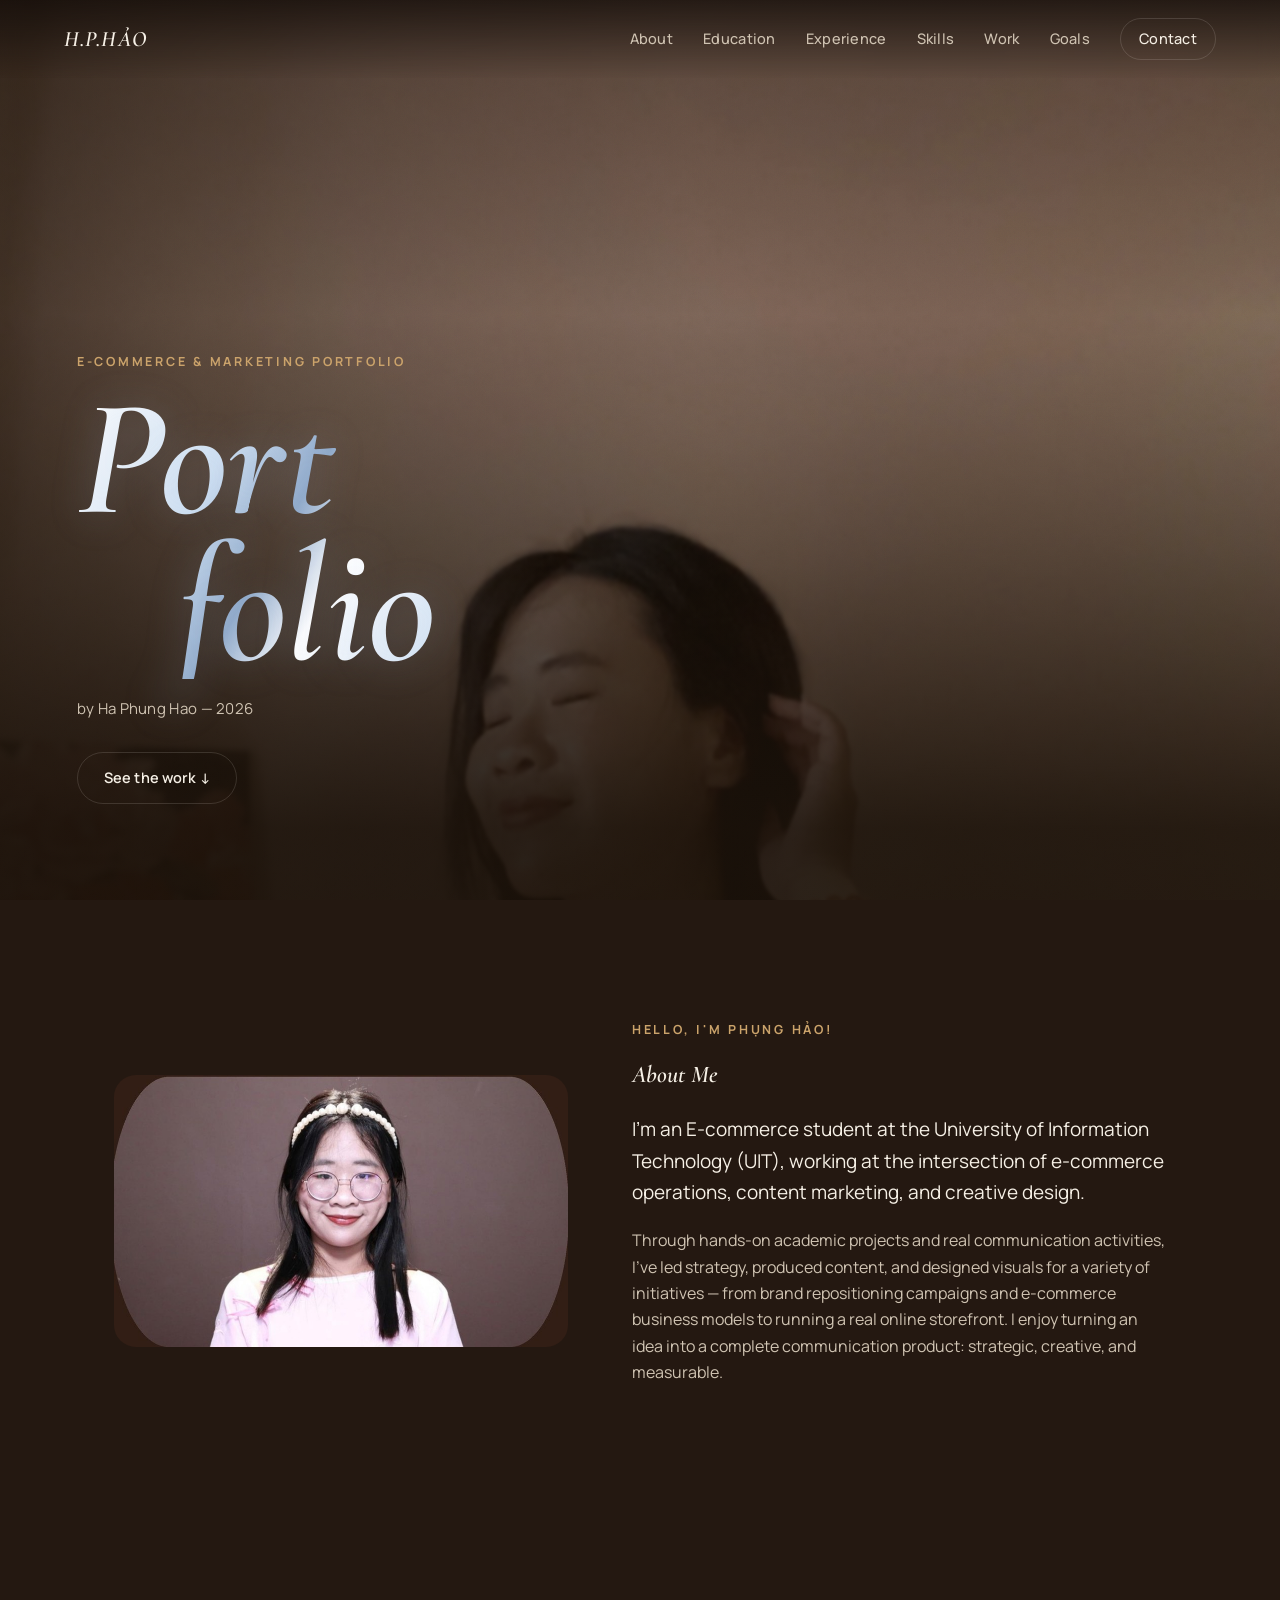
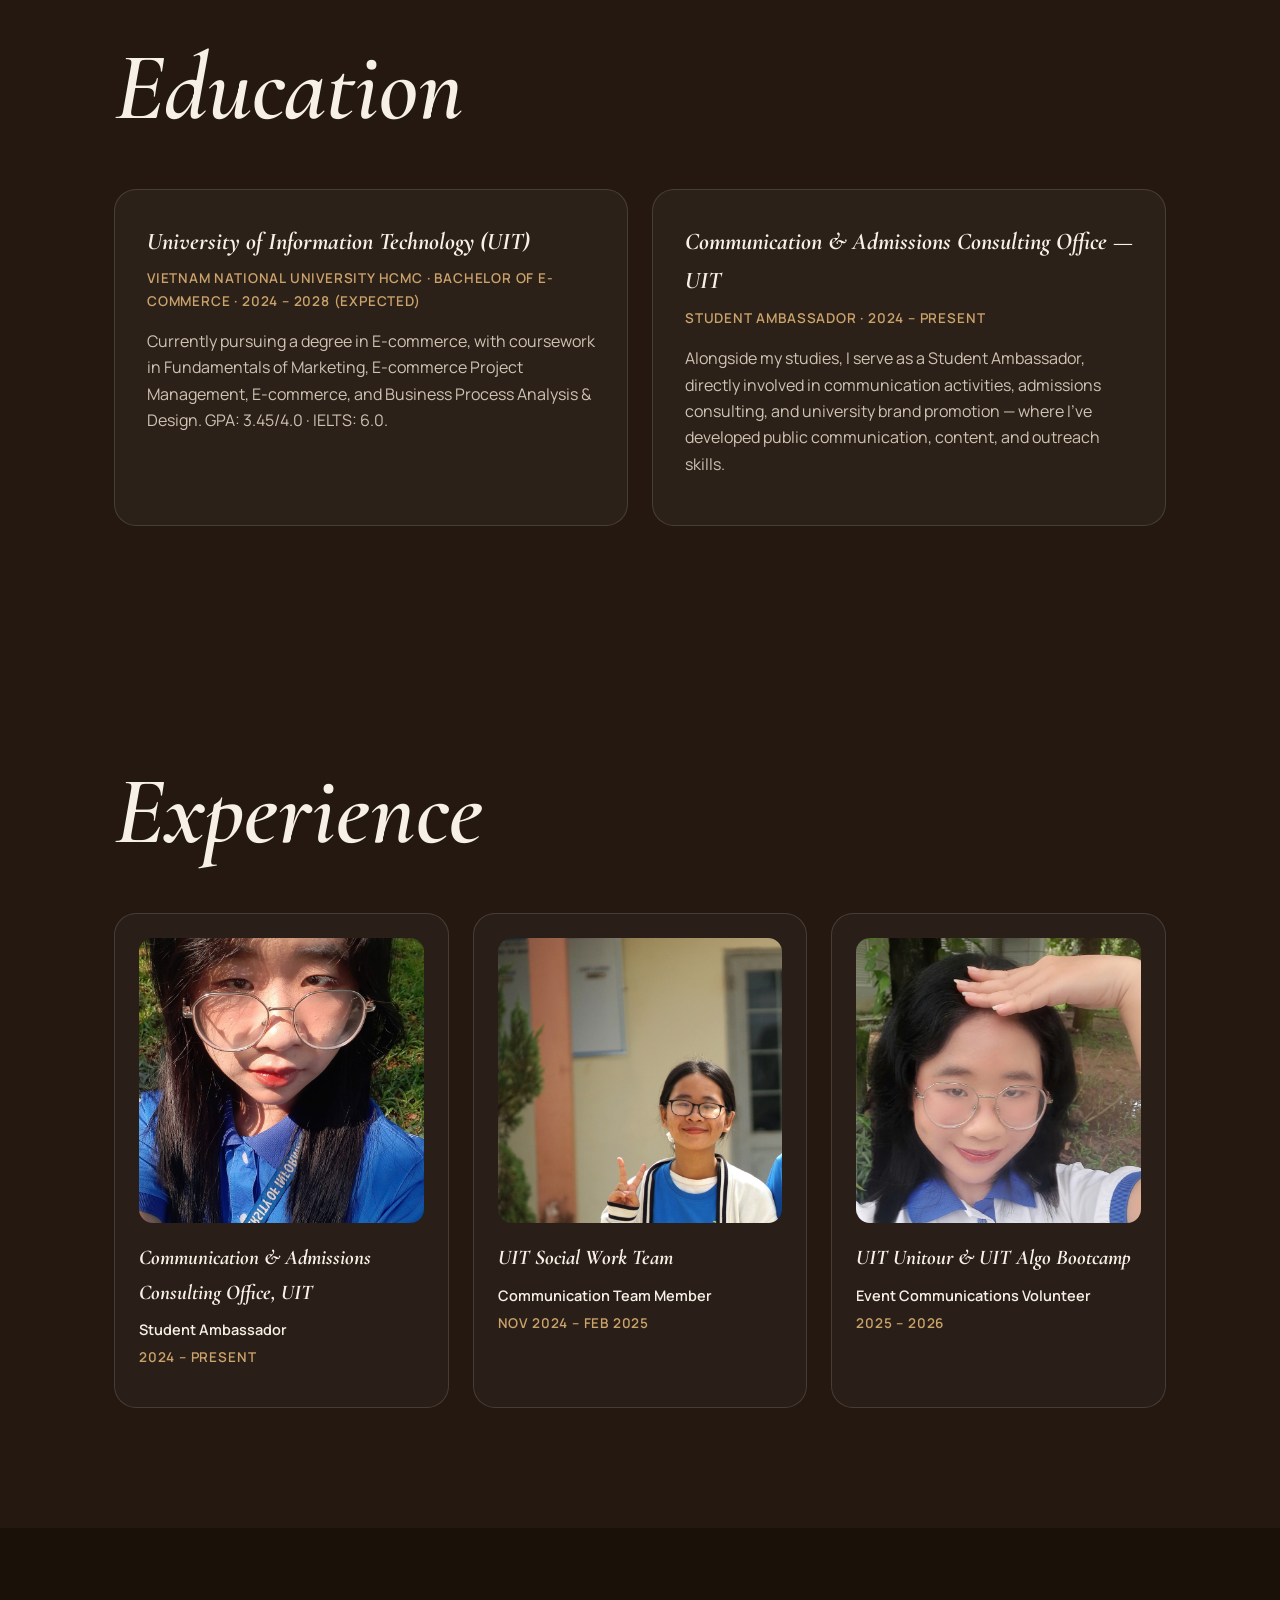
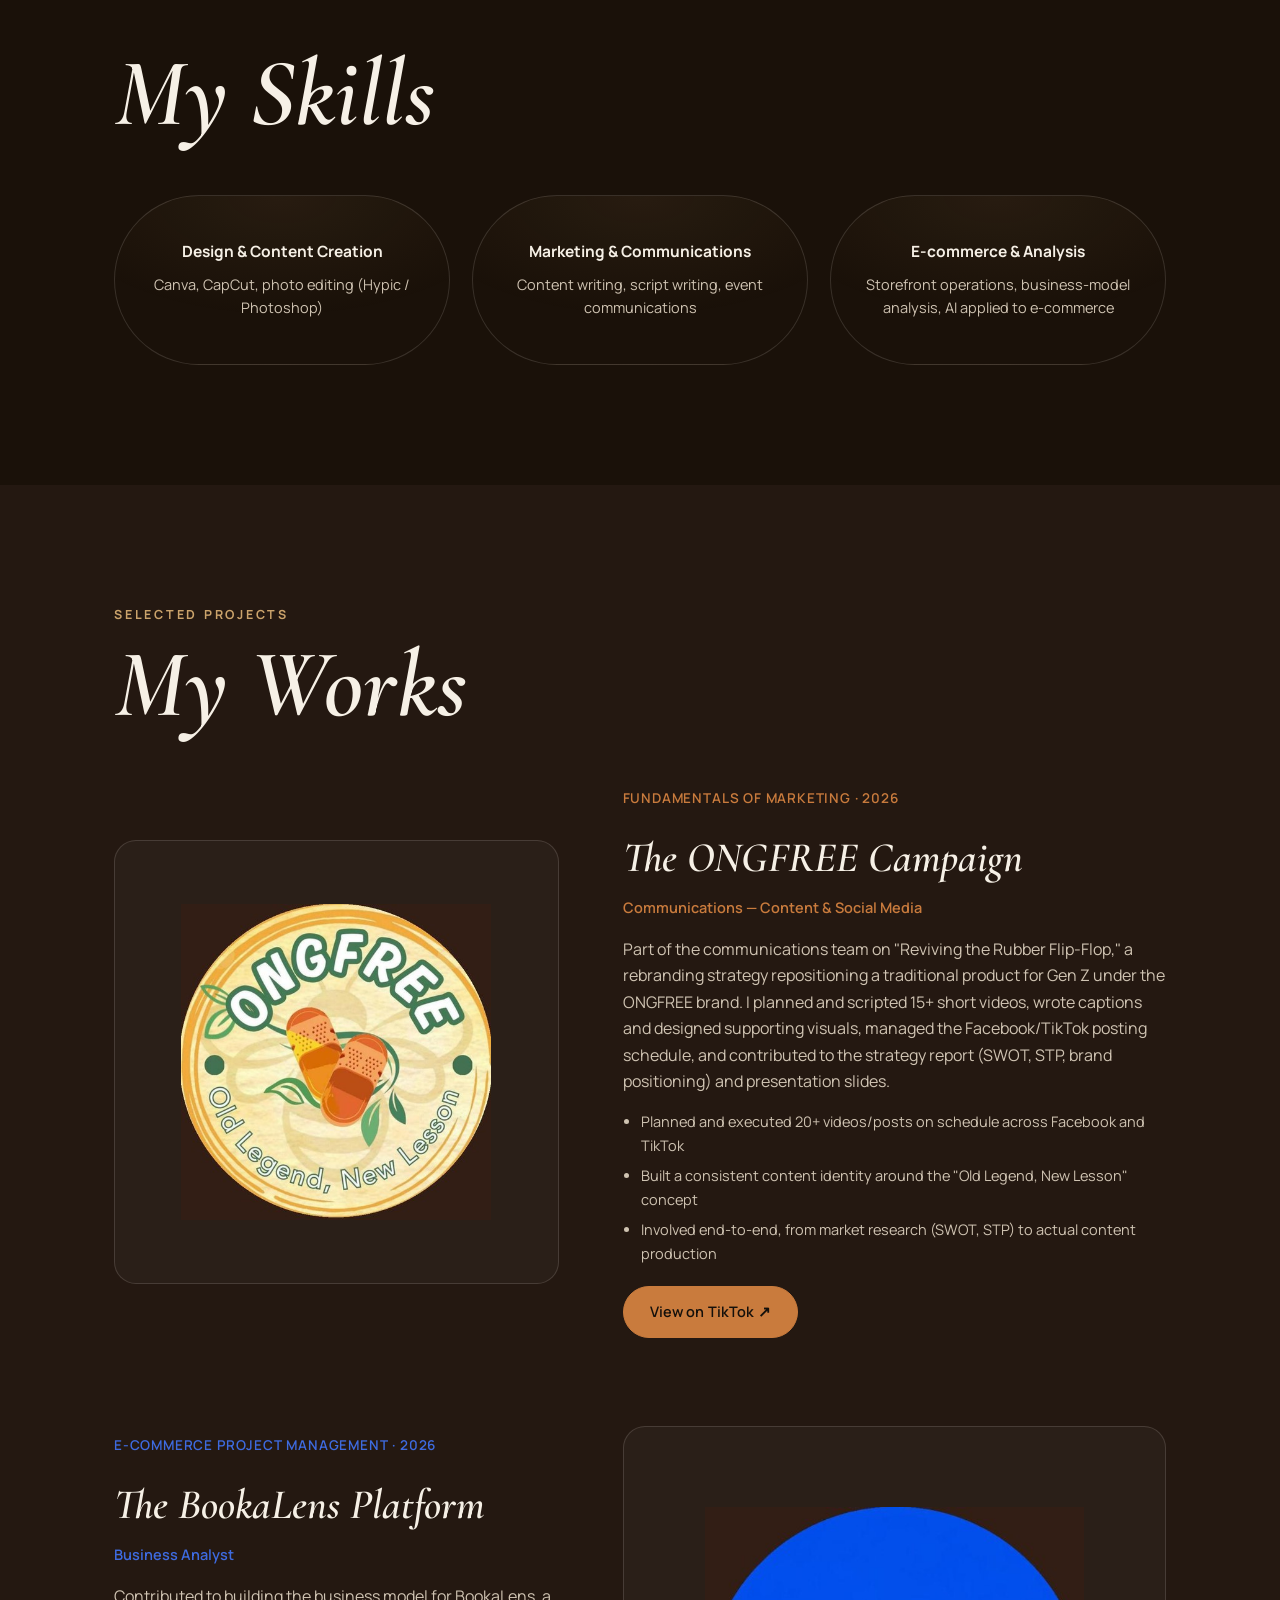
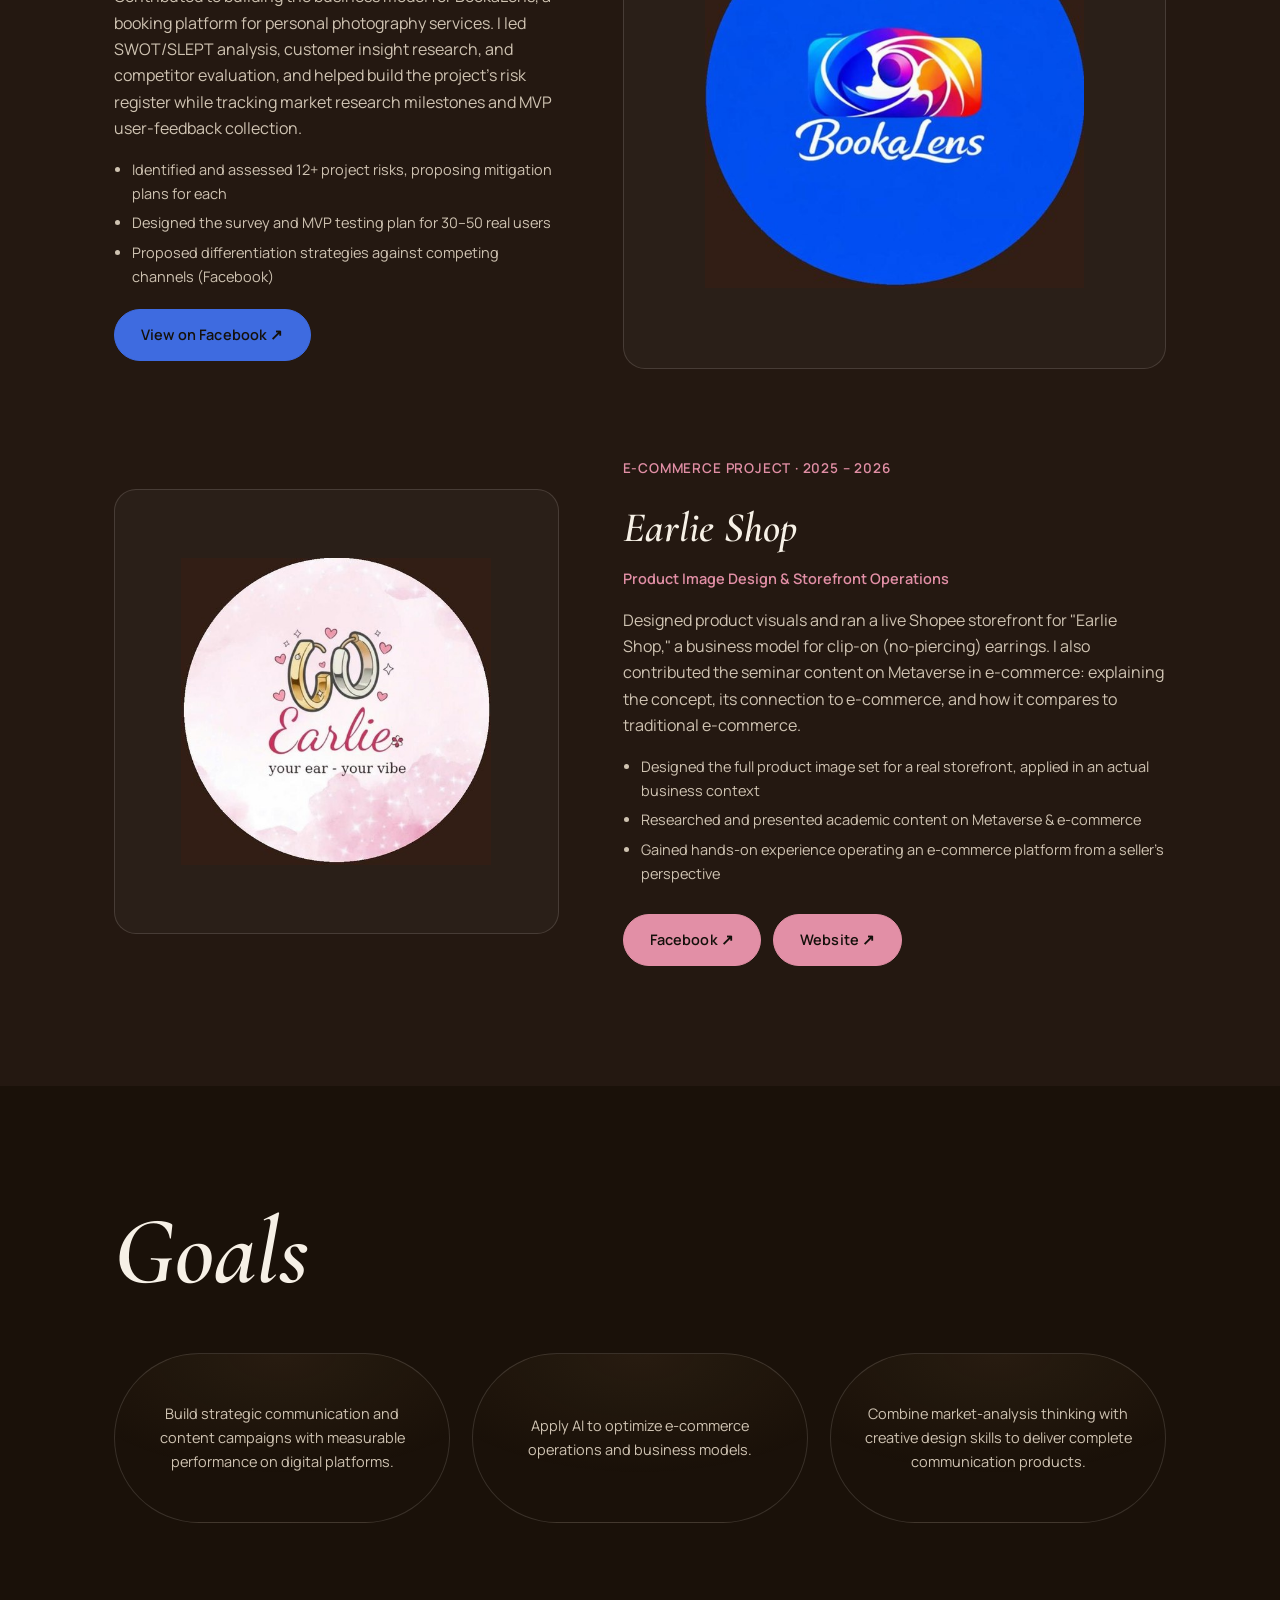
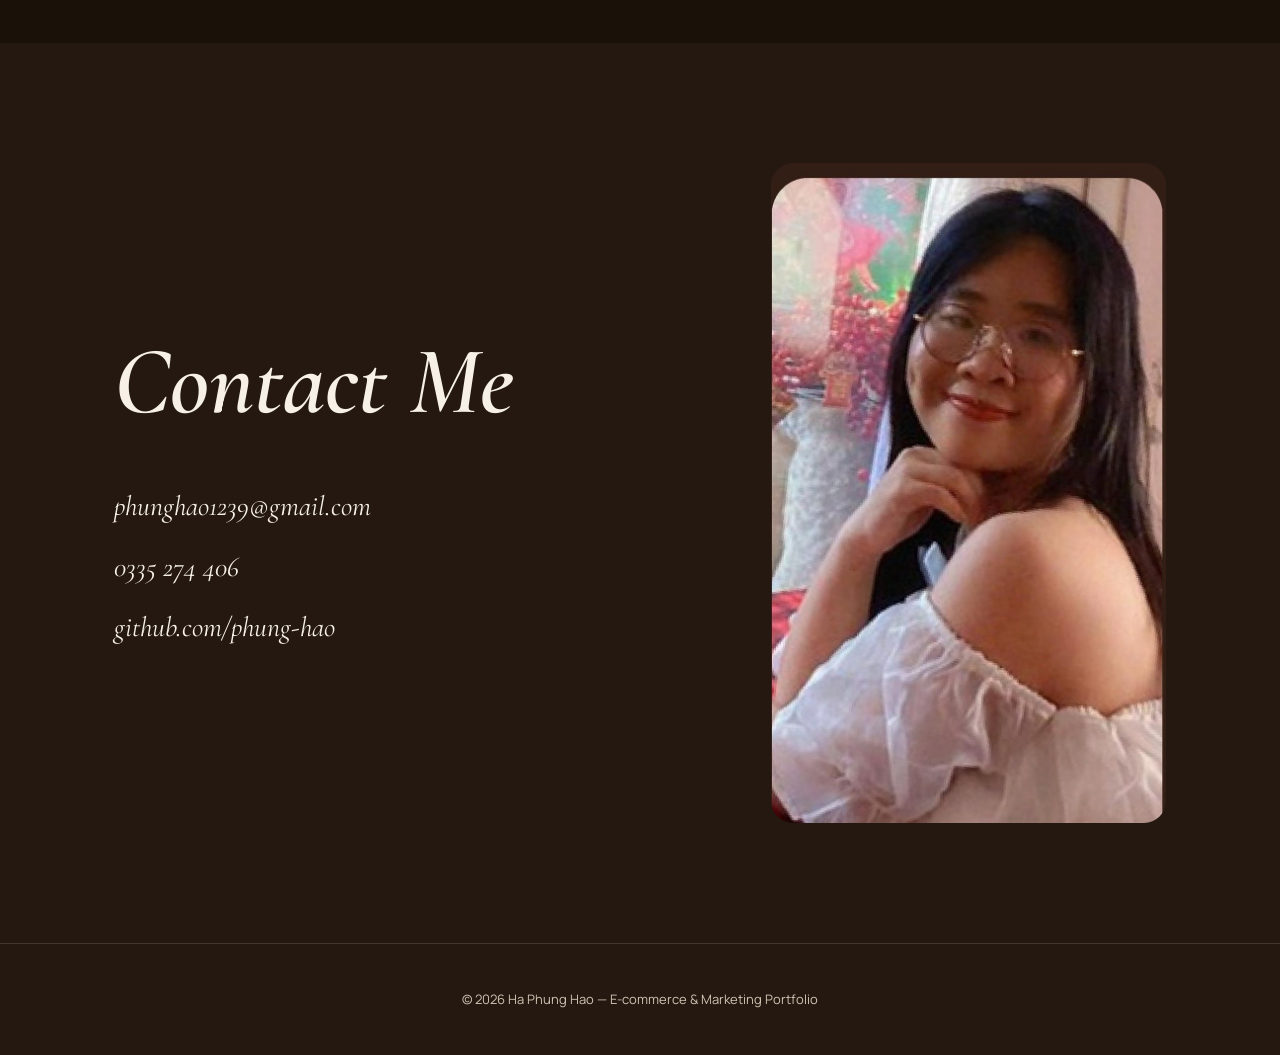
<file: index.html>
<!DOCTYPE html>
<html lang="en">
<head>
<meta charset="UTF-8">
<meta name="viewport" content="width=device-width, initial-scale=1.0">
<title>Ha Phung Hao — E-commerce &amp; Marketing Portfolio</title>
<meta name="description" content="E-commerce & Marketing portfolio by Ha Phung Hao — UIT student, brand campaigns, e-commerce storefronts, and communications projects.">
<link rel="preconnect" href="https://fonts.googleapis.com">
<link rel="preconnect" href="https://fonts.gstatic.com" crossorigin>
<link href="https://fonts.googleapis.com/css2?family=Cormorant+Garamond:ital,wght@0,500;0,600;1,500;1,600&family=Manrope:wght@400;500;600;700;800&display=swap" rel="stylesheet">
<style>
:root{
  --bg: #241811;
  --bg-alt: #1a1109;
  --cream: #F6F0E6;
  --cream-dim: #cfc3b2;
  --line: rgba(246,240,230,0.14);
  --metal-1: #ffffff;
  --metal-2: #cfe0f2;
  --metal-3: #8fa9c9;
  --gold: #cba36b;
  --radius: 22px;
  --maxw: 1180px;
  --serif: "Cormorant Garamond", serif;
  --sans: "Manrope", sans-serif;
}

*{ box-sizing:border-box; }
html{ scroll-behavior:smooth; }

body{
  margin:0;
  background:var(--bg);
  color:var(--cream);
  font-family:var(--sans);
  font-size:16px;
  line-height:1.65;
  -webkit-font-smoothing:antialiased;
}

img{ max-width:100%; display:block; }
a{ color:inherit; }

.wrap{
  max-width:var(--maxw);
  margin:0 auto;
  padding:0 clamp(20px,5vw,64px);
}

/* subtle grain overlay for texture */
.grain{
  position:fixed; inset:0; pointer-events:none; z-index:2;
  opacity:.05; mix-blend-mode:overlay;
  background-image:url("data:image/svg+xml,%3Csvg xmlns='http://www.w3.org/2000/svg' width='120' height='120'%3E%3Cfilter id='n'%3E%3CfeTurbulence type='fractalNoise' baseFrequency='0.9' numOctaves='2' stitchTiles='stitch'/%3E%3C/filter%3E%3Crect width='100%25' height='100%25' filter='url(%23n)'/%3E%3C/svg%3E");
}

/* ---------- Nav ---------- */
.nav{
  position:fixed; top:0; left:0; right:0; z-index:40;
  display:flex; align-items:center; justify-content:space-between;
  padding:18px clamp(20px,5vw,64px);
  backdrop-filter:blur(10px);
  background:linear-gradient(to bottom, rgba(20,13,9,0.75), rgba(20,13,9,0));
  transition:background .3s ease;
}
.nav.is-scrolled{ background:rgba(20,13,9,0.86); border-bottom:1px solid var(--line); }
.nav__brand{
  font-family:var(--serif); font-style:italic; font-weight:600; font-size:22px;
  letter-spacing:.05em; text-decoration:none; color:var(--cream);
}
.nav__links{ display:flex; align-items:center; gap:30px; }
.nav__links a{
  text-decoration:none; color:var(--cream-dim); font-size:14.5px; font-weight:500;
  letter-spacing:.02em; transition:color .2s ease;
}
.nav__links a:hover{ color:var(--cream); }
.nav__cta{
  border:1px solid var(--line); padding:8px 18px; border-radius:999px; color:var(--cream) !important;
}
.nav__cta:hover{ border-color:var(--gold); }
.nav__toggle{
  display:none; flex-direction:column; gap:5px; background:none; border:0; cursor:pointer; padding:8px;
}
.nav__toggle span{ width:22px; height:2px; background:var(--cream); display:block; }

/* ---------- Hero ---------- */
.hero{
  position:relative; min-height:100svh; display:flex; align-items:flex-end;
  overflow:hidden;
}
.hero__bg{
  position:absolute; inset:0; background-size:cover; background-position:50% 25%;
  filter:saturate(.75) contrast(1.05) blur(1.5px);
  transform:scale(1.08);
}
.hero__scrim{
  position:absolute; inset:0;
  background:
    linear-gradient(180deg, rgba(26,17,9,.55) 0%, rgba(26,17,9,.35) 35%, rgba(26,17,9,.92) 92%),
    linear-gradient(90deg, rgba(20,13,9,.55) 0%, rgba(20,13,9,.05) 55%);
}
.hero__content{
  position:relative; z-index:2; padding:0 clamp(20px,6vw,80px) clamp(48px,8vw,96px);
  max-width:900px;
}
.eyebrow{
  text-transform:uppercase; letter-spacing:.22em; font-size:12.5px; color:var(--gold);
  font-weight:700; margin:0 0 14px;
}
.hero__title{
  font-family:var(--serif); font-style:italic; font-weight:600;
  font-size:clamp(64px, 13vw, 168px); line-height:.88; margin:0;
  background:linear-gradient(120deg, var(--metal-1) 0%, var(--metal-2) 35%, var(--metal-3) 55%, #fff 70%, var(--metal-2) 100%);
  -webkit-background-clip:text; background-clip:text; color:transparent;
  text-shadow: 0 2px 40px rgba(180,200,230,0.25);
}
.hero__title-break{ display:block; margin-left:.6em; }
.hero__by{
  font-size:15px; color:var(--cream-dim); margin:18px 0 30px; letter-spacing:.02em;
}

.btn{
  display:inline-flex; align-items:center; gap:8px;
  padding:13px 26px; border-radius:999px; text-decoration:none;
  font-weight:600; font-size:14.5px; letter-spacing:.01em;
  background:var(--cream); color:var(--bg-alt);
  border:1px solid var(--cream); transition:transform .2s ease, opacity .2s ease;
}
.btn:hover{ transform:translateY(-2px); opacity:.92; }
.btn--ghost{ background:transparent; color:var(--cream); border:1px solid var(--line); }
.btn--ghost:hover{ border-color:var(--gold); color:var(--gold); }
.btn--outline{ background:transparent; color:var(--cream); border:1px solid rgba(246,240,230,.5); }
.btn-row{ display:flex; gap:12px; flex-wrap:wrap; margin-top:22px; }

/* ---------- Sections ---------- */
.section{ padding:clamp(70px,10vw,120px) 0; position:relative; }
.section--dark{ background:var(--bg-alt); }

.display{
  font-family:var(--serif); font-weight:600; font-style:italic;
  color:var(--cream); margin:0 0 20px;
}
.display--big{
  font-size:clamp(46px, 8vw, 96px); line-height:.95;
  margin-bottom:clamp(32px,5vw,56px);
}

.lead{ font-size:19px; color:var(--cream); }
p{ color:var(--cream-dim); }

/* About */
.about{ display:grid; grid-template-columns:.85fr 1fr; gap:clamp(28px,5vw,72px); align-items:center; }
.about__photo img{ border-radius:var(--radius); }
.about__text .display{ margin-top:2px; }

/* Education */
.grid-2{ display:grid; grid-template-columns:1fr 1fr; gap:24px; }
.card{
  background:rgba(246,240,230,.04); border:1px solid var(--line);
  border-radius:var(--radius); padding:32px;
}
.card h3{ font-family:var(--serif); font-style:italic; font-size:24px; margin:0 0 6px; color:var(--cream); }
.card__meta{ color:var(--gold); font-size:13.5px; text-transform:uppercase; letter-spacing:.06em; margin:0 0 14px; font-weight:600;}

/* Experience */
.grid-3{ display:grid; grid-template-columns:repeat(3,1fr); gap:24px; }
.exp-card{
  padding:24px; border:1px solid var(--line); border-radius:var(--radius);
  background:rgba(246,240,230,.03); position:relative;
}
.exp-card__photo{
  border-radius:14px; overflow:hidden; margin-bottom:18px; aspect-ratio:1/1;
}
.exp-card__photo img{ width:100%; height:100%; object-fit:cover; }
.exp-card h3{ font-family:var(--serif); font-style:italic; font-size:21px; margin:0 0 8px; color:var(--cream); }
.card__role{ color:var(--cream); font-weight:600; font-size:14.5px; margin:0 0 4px; }

/* Skills / Goals ovals */
.skills-row{ display:grid; grid-template-columns:repeat(3,1fr); gap:22px; }
.oval{
  border:1px solid var(--line); border-radius:120px; padding:36px 30px;
  text-align:center; display:flex; flex-direction:column; justify-content:center; min-height:170px;
  background:radial-gradient(120% 120% at 50% 0%, rgba(203,163,107,.08), transparent 60%);
}
.oval__title{ font-weight:700; color:var(--cream); margin:0 0 8px; font-size:15.5px; }
.oval__text{ color:var(--cream-dim); font-size:14.5px; margin:0; }

/* Work */
.work-list{ display:flex; flex-direction:column; gap:clamp(48px,8vw,88px); }
.work-item{
  display:grid; grid-template-columns:.9fr 1.1fr; gap:clamp(24px,5vw,64px); align-items:center;
}
.work-item--reverse .work-item__media{ order:2; }
.work-item--reverse .work-item__body{ order:1; }
.work-item__media{
  border-radius:var(--radius); overflow:hidden; border:1px solid var(--line);
  aspect-ratio:1/1; display:flex; align-items:center; justify-content:center;
  background:rgba(246,240,230,.03);
}
.work-item__media img{ width:70%; }
.work-item__body h3{
  font-family:var(--serif); font-style:italic; font-weight:600;
  font-size:clamp(30px,3.4vw,42px); margin:6px 0 4px; color:var(--cream);
}
.work-item .card__meta{ color:var(--accent, var(--gold)); }
.work-item .card__role{ color:var(--accent, var(--cream)); }
.work-item .btn{ background:var(--accent, var(--cream)); border-color:var(--accent, var(--cream)); color:#14100b; margin-top:6px;}
.bullets{ padding-left:18px; margin:14px 0; color:var(--cream-dim); font-size:14.5px; }
.bullets li{ margin-bottom:6px; }

/* Contact */
.contact__wrap{
  display:grid; grid-template-columns:1.2fr .8fr; gap:clamp(28px,5vw,72px); align-items:center;
}
.contact__list{ list-style:none; padding:0; margin:26px 0 0; display:flex; flex-direction:column; gap:14px; }
.contact__list a{
  text-decoration:none; font-size:clamp(20px,2.6vw,28px); font-family:var(--serif); font-style:italic;
  color:var(--cream); border-bottom:1px solid transparent; transition:border-color .2s, color .2s;
}
.contact__list a:hover{ color:var(--gold); border-color:var(--gold); }
.contact__photo img{ border-radius:var(--radius); }

.footer{
  text-align:center; padding:32px 20px; color:var(--cream-dim); font-size:13px;
  border-top:1px solid var(--line);
}

/* ---------- Reveal on scroll ---------- */
.reveal{ opacity:0; transform:translateY(24px); transition:opacity .7s ease, transform .7s ease; }
.reveal.is-visible{ opacity:1; transform:translateY(0); }

@media (prefers-reduced-motion: reduce){
  .reveal{ opacity:1; transform:none; transition:none; }
  html{ scroll-behavior:auto; }
}

/* ---------- Responsive ---------- */
@media (max-width: 900px){
  .about, .work-item, .contact__wrap{ grid-template-columns:1fr; }
  .work-item--reverse .work-item__media{ order:0; }
  .work-item--reverse .work-item__body{ order:0; }
  .work-item__media{ max-width:280px; margin:0 auto; }
  .grid-2, .grid-3, .skills-row{ grid-template-columns:1fr; }
  .about__photo{ order:-1; }
}

@media (max-width: 720px){
  .nav__links{
    position:fixed; top:0; right:0; height:100vh; width:min(78vw,320px);
    background:var(--bg-alt); flex-direction:column; align-items:flex-start;
    padding:100px 32px 32px; gap:22px; transform:translateX(100%);
    transition:transform .35s ease; border-left:1px solid var(--line);
  }
  .nav__links.is-open{ transform:translateX(0); }
  .nav__toggle{ display:flex; z-index:41; }
  .hero__content{ padding-bottom:64px; }
}

</style>
</head>
<body>

<div class="grain"></div>

<header class="nav" id="nav">
  <a class="nav__brand" href="#top">H.P.HẢO</a>
  <button class="nav__toggle" id="navToggle" aria-label="Toggle menu" aria-expanded="false">
    <span></span><span></span><span></span>
  </button>
  <nav class="nav__links" id="navLinks">
    <a href="#about">About</a>
    <a href="#education">Education</a>
    <a href="#experience">Experience</a>
    <a href="#skills">Skills</a>
    <a href="#work">Work</a>
    <a href="#goals">Goals</a>
    <a href="#contact" class="nav__cta">Contact</a>
  </nav>
</header>

<main id="top">

  <!-- HERO -->
  <section class="hero">
    <div class="hero__bg" style="background-image:url('hero_bg.jpg')"></div>
    <div class="hero__scrim"></div>
    <div class="hero__content">
      <p class="eyebrow">E-commerce &amp; Marketing Portfolio</p>
      <h1 class="hero__title">Port<span class="hero__title-break">folio</span></h1>
      <p class="hero__by">by Ha Phung Hao — 2026</p>
      <a href="#work" class="btn btn--ghost">See the work ↓</a>
    </div>
  </section>

  <!-- ABOUT -->
  <section class="section" id="about">
    <div class="wrap about">
      <div class="about__photo reveal">
        <img src="portrait_about.jpg" alt="Ha Phung Hao portrait">
      </div>
      <div class="about__text reveal">
        <p class="eyebrow">Hello, I'm Phụng Hảo!</p>
        <h2 class="display">About Me</h2>
        <p class="lead">I'm an E-commerce student at the University of Information Technology (UIT), working at the intersection of e-commerce operations, content marketing, and creative design.</p>
        <p>Through hands-on academic projects and real communication activities, I've led strategy, produced content, and designed visuals for a variety of initiatives — from brand repositioning campaigns and e-commerce business models to running a real online storefront. I enjoy turning an idea into a complete communication product: strategic, creative, and measurable.</p>
      </div>
    </div>
  </section>

  <!-- EDUCATION -->
  <section class="section section--split" id="education">
    <div class="wrap">
      <h2 class="display display--big reveal">Education</h2>
      <div class="grid-2">
        <div class="card reveal">
          <h3>University of Information Technology (UIT)</h3>
          <p class="card__meta">Vietnam National University HCMC · Bachelor of E-commerce · 2024 – 2028 (Expected)</p>
          <p>Currently pursuing a degree in E-commerce, with coursework in Fundamentals of Marketing, E-commerce Project Management, E-commerce, and Business Process Analysis &amp; Design. GPA: 3.45/4.0 · IELTS: 6.0.</p>
        </div>
        <div class="card reveal">
          <h3>Communication &amp; Admissions Consulting Office — UIT</h3>
          <p class="card__meta">Student Ambassador · 2024 – Present</p>
          <p>Alongside my studies, I serve as a Student Ambassador, directly involved in communication activities, admissions consulting, and university brand promotion — where I've developed public communication, content, and outreach skills.</p>
        </div>
      </div>
    </div>
  </section>

  <!-- EXPERIENCE -->
  <section class="section" id="experience">
    <div class="wrap">
      <h2 class="display display--big reveal">Experience</h2>
      <div class="grid-3">
        <div class="exp-card reveal">
          <div class="exp-card__photo"><img src="exp1.jpg" alt="Ha Phung Hao — Student Ambassador"></div>
          <h3>Communication &amp; Admissions Consulting Office, UIT</h3>
          <p class="card__role">Student Ambassador</p>
          <p class="card__meta">2024 – Present</p>
        </div>
        <div class="exp-card reveal">
          <div class="exp-card__photo"><img src="exp2.jpg" alt="Ha Phung Hao — UIT Social Work Team"></div>
          <h3>UIT Social Work Team</h3>
          <p class="card__role">Communication Team Member</p>
          <p class="card__meta">Nov 2024 – Feb 2025</p>
        </div>
        <div class="exp-card reveal">
          <div class="exp-card__photo"><img src="exp3.jpg" alt="Ha Phung Hao — UIT Unitour & UIT Algo Bootcamp"></div>
          <h3>UIT Unitour &amp; UIT Algo Bootcamp</h3>
          <p class="card__role">Event Communications Volunteer</p>
          <p class="card__meta">2025 – 2026</p>
        </div>
      </div>
    </div>
  </section>

  <!-- SKILLS -->
  <section class="section section--dark" id="skills">
    <div class="wrap">
      <h2 class="display display--big reveal">My Skills</h2>
      <div class="skills-row">
        <div class="oval reveal">
          <p class="oval__title">Design &amp; Content Creation</p>
          <p class="oval__text">Canva, CapCut, photo editing (Hypic / Photoshop)</p>
        </div>
        <div class="oval reveal">
          <p class="oval__title">Marketing &amp; Communications</p>
          <p class="oval__text">Content writing, script writing, event communications</p>
        </div>
        <div class="oval reveal">
          <p class="oval__title">E-commerce &amp; Analysis</p>
          <p class="oval__text">Storefront operations, business-model analysis, AI applied to e-commerce</p>
        </div>
      </div>
    </div>
  </section>

  <!-- MY WORKS -->
  <section class="section" id="work">
    <div class="wrap">
      <p class="eyebrow reveal">Selected Projects</p>
      <h2 class="display display--big reveal">My Works</h2>

      <div class="work-list">

        <article class="work-item reveal" style="--accent:#C97B3D">
          <div class="work-item__media">
            <img src="logo_ongfree.jpg" alt="ONGFREE brand logo">
          </div>
          <div class="work-item__body">
            <p class="card__meta">Fundamentals of Marketing · 2026</p>
            <h3>The ONGFREE Campaign</h3>
            <p class="card__role">Communications — Content &amp; Social Media</p>
            <p>Part of the communications team on "Reviving the Rubber Flip-Flop," a rebranding strategy repositioning a traditional product for Gen Z under the ONGFREE brand. I planned and scripted 15+ short videos, wrote captions and designed supporting visuals, managed the Facebook/TikTok posting schedule, and contributed to the strategy report (SWOT, STP, brand positioning) and presentation slides.</p>
            <ul class="bullets">
              <li>Planned and executed 20+ videos/posts on schedule across Facebook and TikTok</li>
              <li>Built a consistent content identity around the "Old Legend, New Lesson" concept</li>
              <li>Involved end-to-end, from market research (SWOT, STP) to actual content production</li>
            </ul>
            <a class="btn" href="https://www.tiktok.com/@ongfree" target="_blank" rel="noopener">View on TikTok ↗</a>
          </div>
        </article>

        <article class="work-item work-item--reverse reveal" style="--accent:#3E6BE0">
          <div class="work-item__media">
            <img src="logo_bookalens.jpg" alt="BookaLens brand logo">
          </div>
          <div class="work-item__body">
            <p class="card__meta">E-commerce Project Management · 2026</p>
            <h3>The BookaLens Platform</h3>
            <p class="card__role">Business Analyst</p>
            <p>Contributed to building the business model for BookaLens, a booking platform for personal photography services. I led SWOT/SLEPT analysis, customer insight research, and competitor evaluation, and helped build the project's risk register while tracking market research milestones and MVP user-feedback collection.</p>
            <ul class="bullets">
              <li>Identified and assessed 12+ project risks, proposing mitigation plans for each</li>
              <li>Designed the survey and MVP testing plan for 30–50 real users</li>
              <li>Proposed differentiation strategies against competing channels (Facebook)</li>
            </ul>
            <a class="btn" href="https://www.facebook.com/profile.php?id=61589464656520" target="_blank" rel="noopener">View on Facebook ↗</a>
          </div>
        </article>

        <article class="work-item reveal" style="--accent:#E28FA6">
          <div class="work-item__media">
            <img src="logo_earlie.jpg" alt="Earlie Shop brand logo">
          </div>
          <div class="work-item__body">
            <p class="card__meta">E-commerce Project · 2025 – 2026</p>
            <h3>Earlie Shop</h3>
            <p class="card__role">Product Image Design &amp; Storefront Operations</p>
            <p>Designed product visuals and ran a live Shopee storefront for "Earlie Shop," a business model for clip-on (no-piercing) earrings. I also contributed the seminar content on Metaverse in e-commerce: explaining the concept, its connection to e-commerce, and how it compares to traditional e-commerce.</p>
            <ul class="bullets">
              <li>Designed the full product image set for a real storefront, applied in an actual business context</li>
              <li>Researched and presented academic content on Metaverse &amp; e-commerce</li>
              <li>Gained hands-on experience operating an e-commerce platform from a seller's perspective</li>
            </ul>
            <div class="btn-row">
              <a class="btn" href="https://www.facebook.com/earlie.shop" target="_blank" rel="noopener">Facebook ↗</a>
              <a class="btn btn--outline" href="https://earlieofficial.liveblog365.com/?i=1" target="_blank" rel="noopener">Website ↗</a>
            </div>
          </div>
        </article>

      </div>
    </div>
  </section>

  <!-- GOALS -->
  <section class="section section--dark" id="goals">
    <div class="wrap">
      <h2 class="display display--big reveal">Goals</h2>
      <div class="skills-row">
        <div class="oval reveal">
          <p class="oval__text">Build strategic communication and content campaigns with measurable performance on digital platforms.</p>
        </div>
        <div class="oval reveal">
          <p class="oval__text">Apply AI to optimize e-commerce operations and business models.</p>
        </div>
        <div class="oval reveal">
          <p class="oval__text">Combine market-analysis thinking with creative design skills to deliver complete communication products.</p>
        </div>
      </div>
    </div>
  </section>

  <!-- CONTACT -->
  <section class="section contact" id="contact">
    <div class="wrap contact__wrap">
      <div class="contact__text reveal">
        <h2 class="display display--big">Contact Me</h2>
        <ul class="contact__list">
          <li><a href="mailto:phunghao1239@gmail.com">phunghao1239@gmail.com</a></li>
          <li><a href="tel:+84335274406">0335 274 406</a></li>
          <li><a href="https://github.com/phung-hao" target="_blank" rel="noopener">github.com/phung-hao</a></li>
        </ul>
      </div>
      <div class="contact__photo reveal">
        <img src="portrait_contact.jpg" alt="Ha Phung Hao portrait">
      </div>
    </div>
  </section>

  <footer class="footer">
    <p>© 2026 Ha Phung Hao — E-commerce &amp; Marketing Portfolio</p>
  </footer>

</main>

<script>
// Nav scroll state
const nav = document.getElementById('nav');
const onScroll = () => {
  if (window.scrollY > 30) nav.classList.add('is-scrolled');
  else nav.classList.remove('is-scrolled');
};
document.addEventListener('scroll', onScroll, { passive: true });
onScroll();

// Mobile nav toggle
const navToggle = document.getElementById('navToggle');
const navLinks = document.getElementById('navLinks');
navToggle.addEventListener('click', () => {
  const isOpen = navLinks.classList.toggle('is-open');
  navToggle.setAttribute('aria-expanded', String(isOpen));
});
navLinks.querySelectorAll('a').forEach(a => {
  a.addEventListener('click', () => {
    navLinks.classList.remove('is-open');
    navToggle.setAttribute('aria-expanded', 'false');
  });
});

// Scroll reveal
const revealEls = document.querySelectorAll('.reveal');
if ('IntersectionObserver' in window) {
  const io = new IntersectionObserver((entries) => {
    entries.forEach(entry => {
      if (entry.isIntersecting) {
        entry.target.classList.add('is-visible');
        io.unobserve(entry.target);
      }
    });
  }, { threshold: 0.15, rootMargin: '0px 0px -60px 0px' });
  revealEls.forEach(el => io.observe(el));
} else {
  revealEls.forEach(el => el.classList.add('is-visible'));
}

</script>
</body>
</html>
</file>
